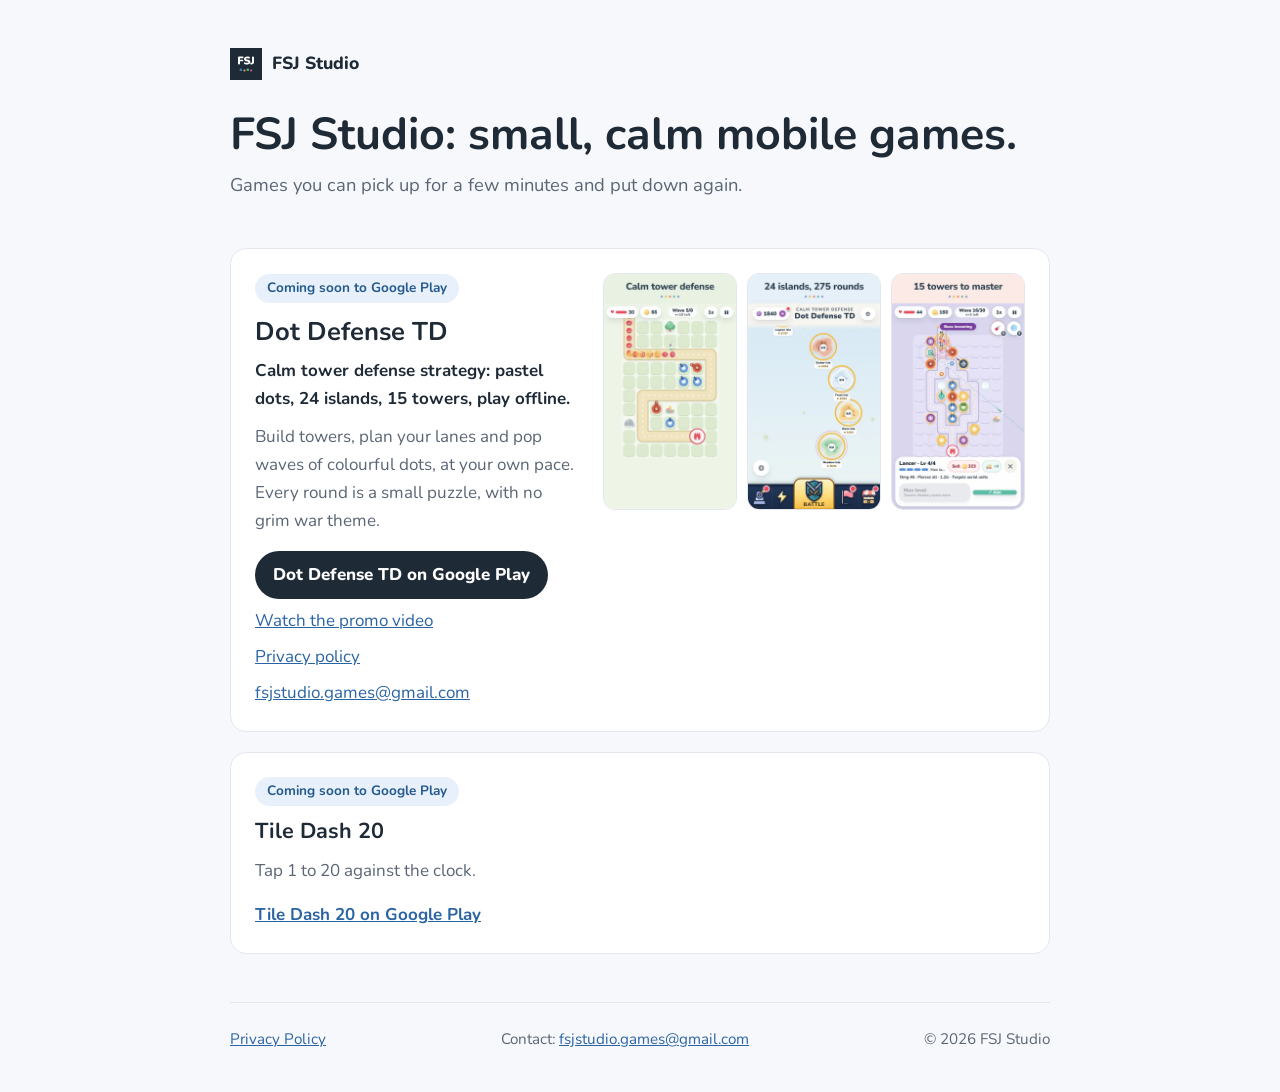
<file: index.html>
<!doctype html>
<html lang="en">
<head>
<meta charset="utf-8">
<meta name="viewport" content="width=device-width, initial-scale=1">
<title>FSJ Studio | Dot Defense TD, a calm tower defense game</title>
<meta name="description" content="FSJ Studio makes small, calm mobile games. Dot Defense TD is a calm tower defense strategy game with pastel dots, 24 islands and 15 towers, playable offline.">
<link rel="canonical" href="https://frazsaleem.github.io/">
<link rel="icon" href="favicon.svg" type="image/svg+xml">
<link rel="apple-touch-icon" href="apple-touch-icon.png">
<meta name="theme-color" content="#1f2a37">
<meta property="og:type" content="website">
<meta property="og:site_name" content="FSJ Studio">
<meta property="og:title" content="Dot Defense TD: a calm tower defense game by FSJ Studio">
<meta property="og:description" content="Calm tower defense strategy: pastel dots, 24 islands, 15 towers, play offline.">
<meta property="og:url" content="https://frazsaleem.github.io/">
<meta property="og:image" content="https://frazsaleem.github.io/og-dot-defense-td.jpg">
<meta property="og:image:width" content="1024">
<meta property="og:image:height" content="500">
<meta property="og:image:alt" content="Dot Defense TD: pastel dots follow a winding path toward a tower">
<meta name="twitter:card" content="summary_large_image">
<meta name="twitter:title" content="Dot Defense TD: a calm tower defense game by FSJ Studio">
<meta name="twitter:description" content="Calm tower defense strategy: pastel dots, 24 islands, 15 towers, play offline.">
<meta name="twitter:image" content="https://frazsaleem.github.io/og-dot-defense-td.jpg">
<meta name="twitter:image:alt" content="Dot Defense TD: pastel dots follow a winding path toward a tower">
<link rel="preconnect" href="https://fonts.googleapis.com">
<link rel="preconnect" href="https://fonts.gstatic.com" crossorigin>
<link rel="stylesheet" href="https://fonts.googleapis.com/css2?family=Nunito:wght@400;700;800&amp;display=swap">
<link rel="stylesheet" href="style.css">
<script type="application/ld+json">
{
  "@context": "https://schema.org",
  "@graph": [
    {
      "@type": "Organization",
      "@id": "https://frazsaleem.github.io/#studio",
      "name": "FSJ Studio",
      "url": "https://frazsaleem.github.io/",
      "logo": "https://frazsaleem.github.io/apple-touch-icon.png",
      "email": "fsjstudio.games@gmail.com"
    },
    {
      "@type": "VideoGame",
      "@id": "https://frazsaleem.github.io/#dot-defense-td",
      "name": "Dot Defense TD",
      "description": "A calm tower defense strategy game. Build towers, plan your lanes and pop waves of colourful dots across 24 pastel islands, with no internet needed to play.",
      "url": "https://frazsaleem.github.io/",
      "image": "https://frazsaleem.github.io/og-dot-defense-td.jpg",
      "genre": ["Strategy", "Tower defense"],
      "applicationCategory": "GameApplication",
      "operatingSystem": "Android",
      "gamePlatform": "Android",
      "playMode": "SinglePlayer",
      "inLanguage": "en",
      "author": { "@id": "https://frazsaleem.github.io/#studio" },
      "publisher": { "@id": "https://frazsaleem.github.io/#studio" },
      "sameAs": [
        "https://play.google.com/store/apps/details?id=com.frazsaleem.dotdefensetd",
        "https://youtube.com/shorts/WBnhexAu1IY"
      ]
    }
  ]
}
</script>
</head>
<body>
<div class="wrap">
<header>
<a class="brand" href="./"><img src="favicon.svg" alt="" width="32" height="32">FSJ Studio</a>
<h1>FSJ Studio: small, calm mobile games.</h1>
<p class="lead">Games you can pick up for a few minutes and put down again.</p>
</header>
<main>
<section class="game" id="dot-defense-td" aria-labelledby="dd-title">
<div class="game-text">
<span class="badge">Coming soon to Google Play</span>
<h2 id="dd-title">Dot Defense TD</h2>
<p class="pitch">Calm tower defense strategy: pastel dots, 24 islands, 15 towers, play offline.</p>
<p>Build towers, plan your lanes and pop waves of colourful dots, at your own pace. Every round is a small puzzle, with no grim war theme.</p>
<ul class="links">
<li><a class="btn" href="https://play.google.com/store/apps/details?id=com.frazsaleem.dotdefensetd">Dot Defense TD on Google Play</a></li>
<li><a href="https://youtube.com/shorts/WBnhexAu1IY">Watch the promo video</a></li>
<li><a href="privacy.html">Privacy policy</a></li>
<li><a href="mailto:fsjstudio.games@gmail.com">fsjstudio.games@gmail.com</a></li>
</ul>
</div>
<div class="shots">
<img src="dd-calm.webp" width="540" height="960" loading="lazy" alt="Dot Defense TD screenshot: a mid-wave board with towers firing at dots on a winding path, captioned Calm tower defense">
<img src="dd-map.webp" width="540" height="960" loading="lazy" alt="Dot Defense TD screenshot: the world map of pastel islands, captioned 24 islands, 275 rounds">
<img src="dd-towers.webp" width="540" height="960" loading="lazy" alt="Dot Defense TD screenshot: a late board with the Lancer tower selected, captioned 15 towers to master">
</div>
</section>
<section class="cards" aria-label="More games">
<article class="card">
<span class="badge">Coming soon to Google Play</span>
<h2>Tile Dash 20</h2>
<p>Tap 1 to 20 against the clock.</p>
<a class="btn" href="https://play.google.com/store/apps/details?id=com.frazsaleem.tiledash20">Tile Dash 20 on Google Play</a>
</article>
</section>
</main>
<footer>
<a href="privacy.html">Privacy Policy</a>
<span>Contact: <a href="mailto:fsjstudio.games@gmail.com">fsjstudio.games@gmail.com</a></span>
<span>&copy; 2026 FSJ Studio</span>
</footer>
</div>
</body>
</html>
</file>
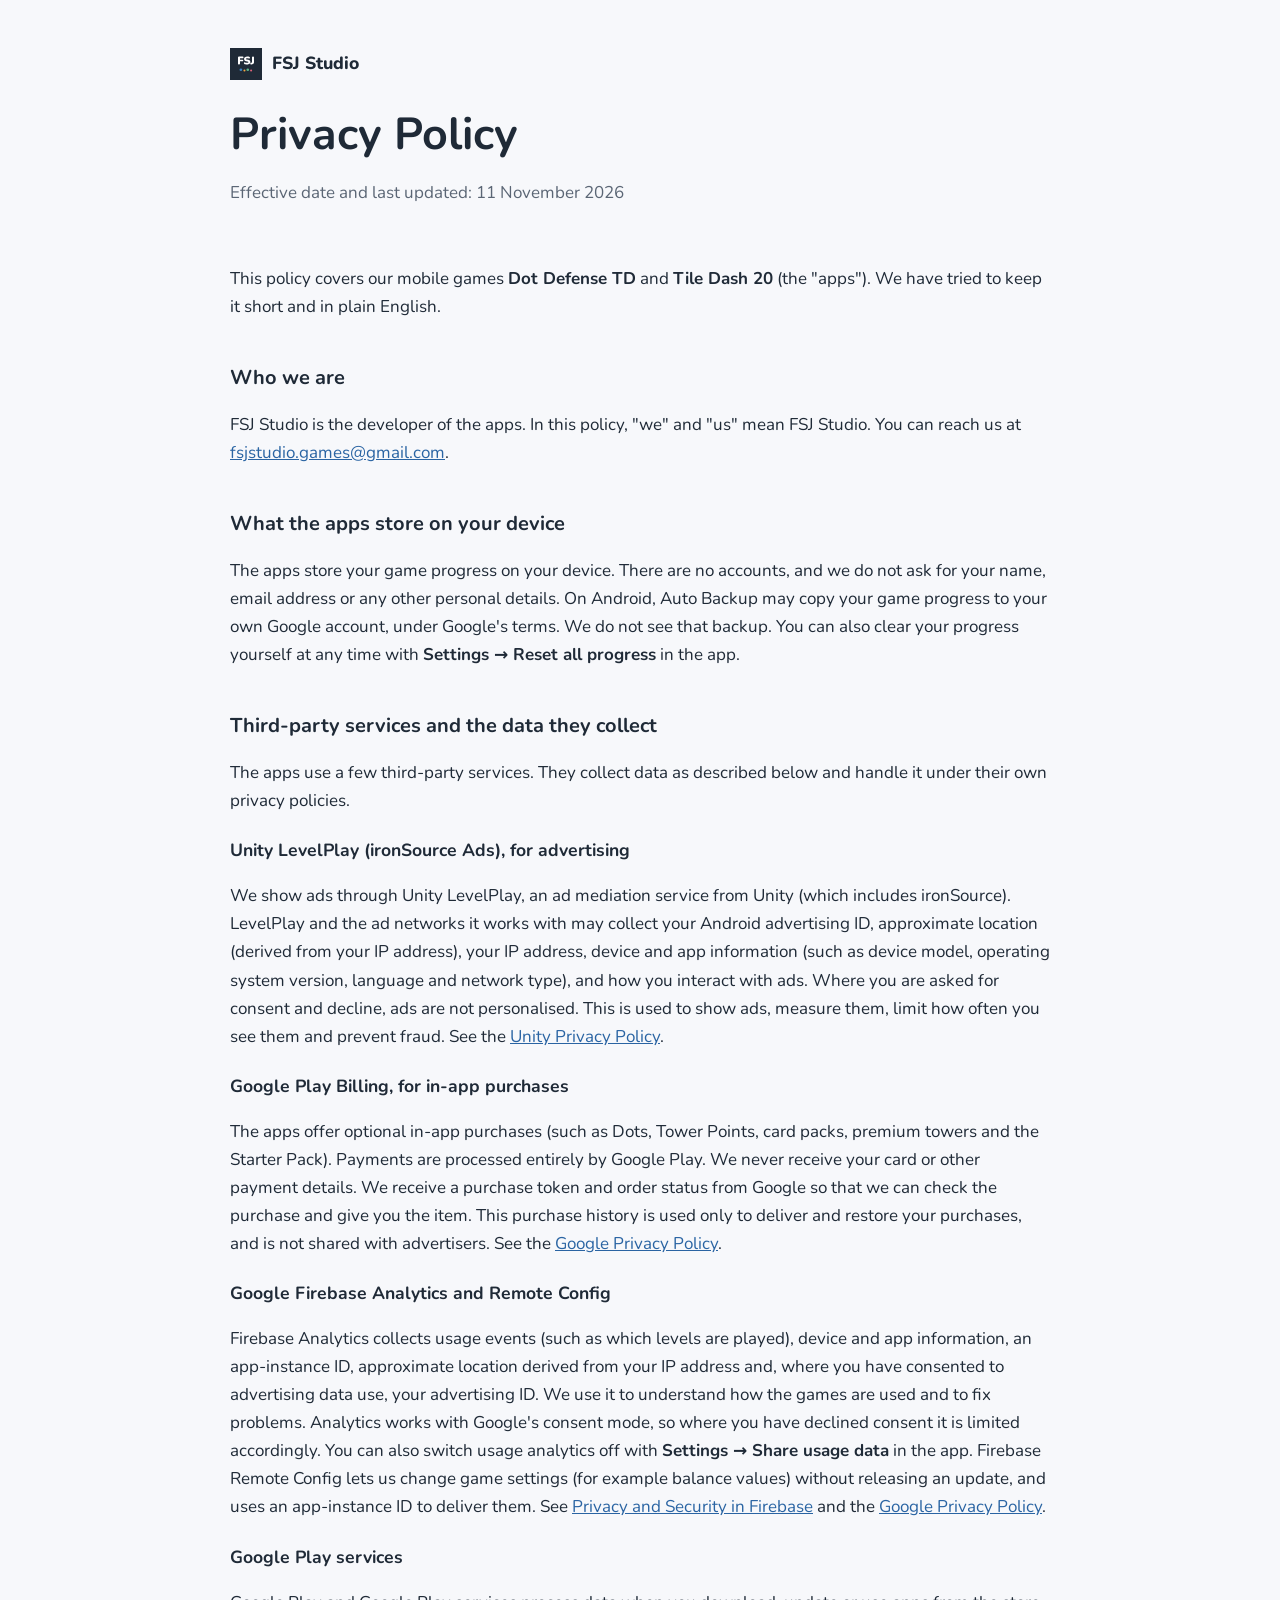
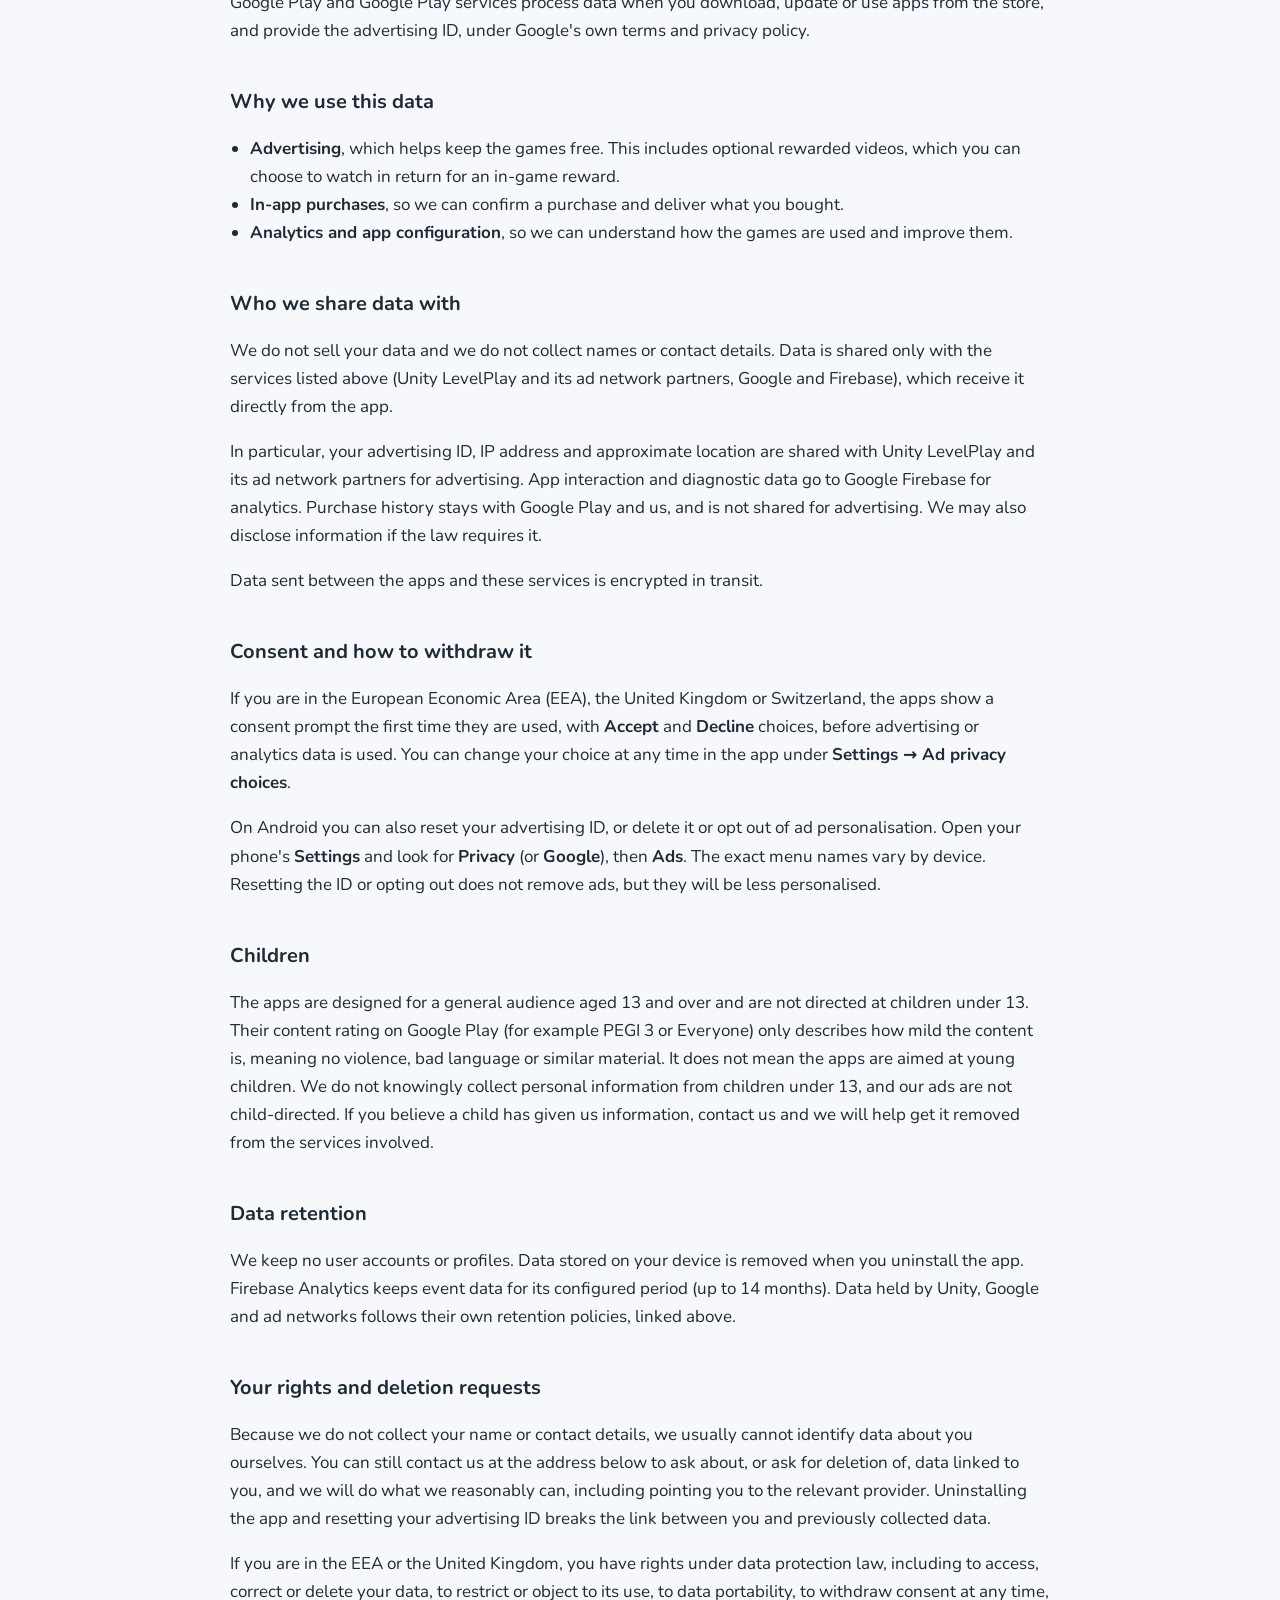
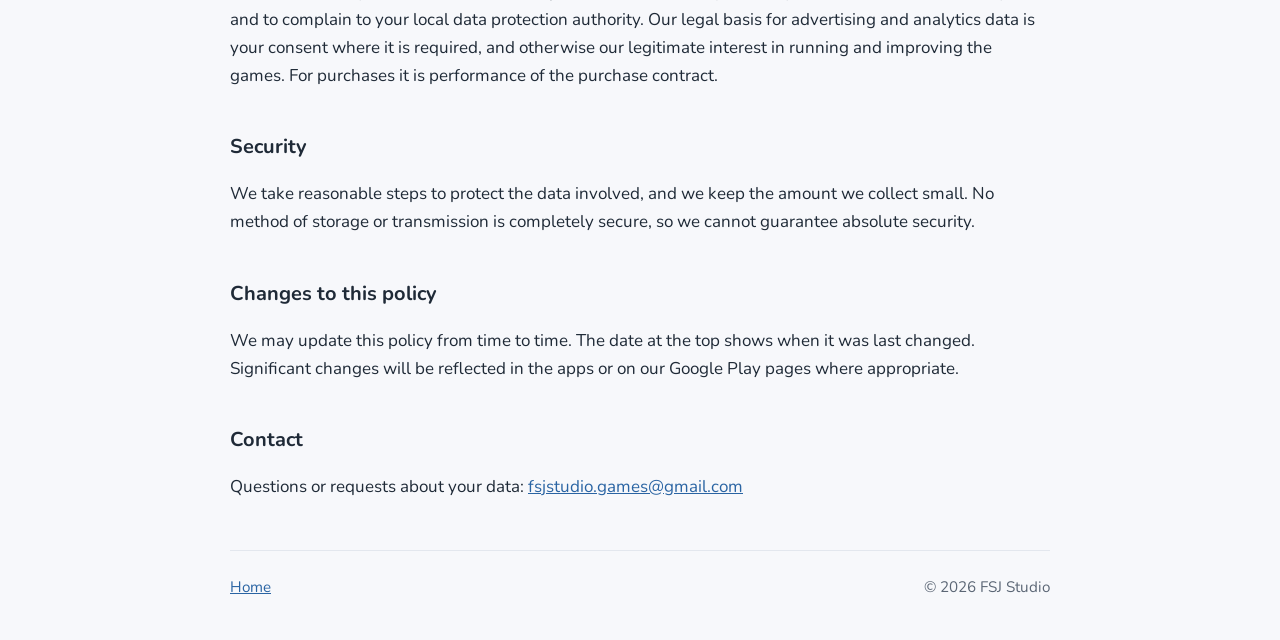
<file: privacy.html>
<!doctype html>
<html lang="en">
<head>
<meta charset="utf-8">
<meta name="viewport" content="width=device-width, initial-scale=1">
<title>Privacy Policy | FSJ Studio</title>
<meta name="description" content="Privacy policy for FSJ Studio games Dot Defense TD and Tile Dash 20.">
<link rel="canonical" href="https://frazsaleem.github.io/privacy.html">
<link rel="icon" href="favicon.svg" type="image/svg+xml">
<link rel="apple-touch-icon" href="apple-touch-icon.png">
<link rel="preconnect" href="https://fonts.googleapis.com">
<link rel="preconnect" href="https://fonts.gstatic.com" crossorigin>
<link rel="stylesheet" href="https://fonts.googleapis.com/css2?family=Nunito:wght@400;700;800&amp;display=swap">
<link rel="stylesheet" href="style.css">
</head>
<body>
<div class="wrap">
<header>
<a class="brand" href="./"><img src="favicon.svg" alt="" width="32" height="32">FSJ Studio</a>
<h1>Privacy Policy</h1>
<p class="date">Effective date and last updated: 11 November 2026</p>
</header>
<main class="doc">
<p>This policy covers our mobile games <strong>Dot Defense TD</strong> and <strong>Tile Dash 20</strong> (the "apps"). We have tried to keep it short and in plain English.</p>

<h2>Who we are</h2>
<p>FSJ Studio is the developer of the apps. In this policy, "we" and "us" mean FSJ Studio. You can reach us at <a href="mailto:fsjstudio.games@gmail.com">fsjstudio.games@gmail.com</a>.</p>

<h2>What the apps store on your device</h2>
<p>The apps store your game progress on your device. There are no accounts, and we do not ask for your name, email address or any other personal details. On Android, Auto Backup may copy your game progress to your own Google account, under Google's terms. We do not see that backup. You can also clear your progress yourself at any time with <strong>Settings → Reset all progress</strong> in the app.</p>

<h2>Third-party services and the data they collect</h2>
<p>The apps use a few third-party services. They collect data as described below and handle it under their own privacy policies.</p>

<h3>Unity LevelPlay (ironSource Ads), for advertising</h3>
<p>We show ads through Unity LevelPlay, an ad mediation service from Unity (which includes ironSource). LevelPlay and the ad networks it works with may collect your Android advertising ID, approximate location (derived from your IP address), your IP address, device and app information (such as device model, operating system version, language and network type), and how you interact with ads. Where you are asked for consent and decline, ads are not personalised. This is used to show ads, measure them, limit how often you see them and prevent fraud. See the <a href="https://unity.com/legal/privacy-policy">Unity Privacy Policy</a>.</p>

<h3>Google Play Billing, for in-app purchases</h3>
<p>The apps offer optional in-app purchases (such as Dots, Tower Points, card packs, premium towers and the Starter Pack). Payments are processed entirely by Google Play. We never receive your card or other payment details. We receive a purchase token and order status from Google so that we can check the purchase and give you the item. This purchase history is used only to deliver and restore your purchases, and is not shared with advertisers. See the <a href="https://policies.google.com/privacy">Google Privacy Policy</a>.</p>

<h3>Google Firebase Analytics and Remote Config</h3>
<p>Firebase Analytics collects usage events (such as which levels are played), device and app information, an app-instance ID, approximate location derived from your IP address and, where you have consented to advertising data use, your advertising ID. We use it to understand how the games are used and to fix problems. Analytics works with Google's consent mode, so where you have declined consent it is limited accordingly. You can also switch usage analytics off with <strong>Settings → Share usage data</strong> in the app. Firebase Remote Config lets us change game settings (for example balance values) without releasing an update, and uses an app-instance ID to deliver them. See <a href="https://firebase.google.com/support/privacy">Privacy and Security in Firebase</a> and the <a href="https://policies.google.com/privacy">Google Privacy Policy</a>.</p>

<h3>Google Play services</h3>
<p>Google Play and Google Play services process data when you download, update or use apps from the store, and provide the advertising ID, under Google's own terms and privacy policy.</p>

<h2>Why we use this data</h2>
<ul>
<li><strong>Advertising</strong>, which helps keep the games free. This includes optional rewarded videos, which you can choose to watch in return for an in-game reward.</li>
<li><strong>In-app purchases</strong>, so we can confirm a purchase and deliver what you bought.</li>
<li><strong>Analytics and app configuration</strong>, so we can understand how the games are used and improve them.</li>
</ul>

<h2>Who we share data with</h2>
<p>We do not sell your data and we do not collect names or contact details. Data is shared only with the services listed above (Unity LevelPlay and its ad network partners, Google and Firebase), which receive it directly from the app.</p>
<p>In particular, your advertising ID, IP address and approximate location are shared with Unity LevelPlay and its ad network partners for advertising. App interaction and diagnostic data go to Google Firebase for analytics. Purchase history stays with Google Play and us, and is not shared for advertising. We may also disclose information if the law requires it.</p>
<p>Data sent between the apps and these services is encrypted in transit.</p>

<h2>Consent and how to withdraw it</h2>
<p>If you are in the European Economic Area (EEA), the United Kingdom or Switzerland, the apps show a consent prompt the first time they are used, with <strong>Accept</strong> and <strong>Decline</strong> choices, before advertising or analytics data is used. You can change your choice at any time in the app under <strong>Settings → Ad privacy choices</strong>.</p>
<p>On Android you can also reset your advertising ID, or delete it or opt out of ad personalisation. Open your phone's <strong>Settings</strong> and look for <strong>Privacy</strong> (or <strong>Google</strong>), then <strong>Ads</strong>. The exact menu names vary by device. Resetting the ID or opting out does not remove ads, but they will be less personalised.</p>

<h2>Children</h2>
<p>The apps are designed for a general audience aged 13 and over and are not directed at children under 13. Their content rating on Google Play (for example PEGI 3 or Everyone) only describes how mild the content is, meaning no violence, bad language or similar material. It does not mean the apps are aimed at young children. We do not knowingly collect personal information from children under 13, and our ads are not child-directed. If you believe a child has given us information, contact us and we will help get it removed from the services involved.</p>

<h2>Data retention</h2>
<p>We keep no user accounts or profiles. Data stored on your device is removed when you uninstall the app. Firebase Analytics keeps event data for its configured period (up to 14 months). Data held by Unity, Google and ad networks follows their own retention policies, linked above.</p>

<h2>Your rights and deletion requests</h2>
<p>Because we do not collect your name or contact details, we usually cannot identify data about you ourselves. You can still contact us at the address below to ask about, or ask for deletion of, data linked to you, and we will do what we reasonably can, including pointing you to the relevant provider. Uninstalling the app and resetting your advertising ID breaks the link between you and previously collected data.</p>
<p>If you are in the EEA or the United Kingdom, you have rights under data protection law, including to access, correct or delete your data, to restrict or object to its use, to data portability, to withdraw consent at any time, and to complain to your local data protection authority. Our legal basis for advertising and analytics data is your consent where it is required, and otherwise our legitimate interest in running and improving the games. For purchases it is performance of the purchase contract.</p>

<h2>Security</h2>
<p>We take reasonable steps to protect the data involved, and we keep the amount we collect small. No method of storage or transmission is completely secure, so we cannot guarantee absolute security.</p>

<h2>Changes to this policy</h2>
<p>We may update this policy from time to time. The date at the top shows when it was last changed. Significant changes will be reflected in the apps or on our Google Play pages where appropriate.</p>

<h2>Contact</h2>
<p>Questions or requests about your data: <a href="mailto:fsjstudio.games@gmail.com">fsjstudio.games@gmail.com</a></p>
</main>
<footer>
<a href="./">Home</a>
<span>© 2026 FSJ Studio</span>
</footer>
</div>
</body>
</html>
</file>
<file: style.css>
:root{--bg:#f7f8fb;--ink:#1f2a37;--muted:#5b6675;--card:#fff;--line:#e3e7ee;--accent:#2a64a3}
*{box-sizing:border-box}
html{-webkit-text-size-adjust:100%}
body{margin:0;background:var(--bg);color:var(--ink);font:17px/1.65 "Nunito",system-ui,-apple-system,"Segoe UI",Roboto,sans-serif;overflow-wrap:break-word}
.wrap{max-width:860px;margin:0 auto;padding:0 20px}
header{padding:48px 0 24px}
.brand{display:flex;align-items:center;gap:10px;font-weight:800;font-size:1.1rem;color:var(--ink);text-decoration:none}
.brand img{width:32px;height:32px}
h1{font-size:clamp(1.8rem,6vw,2.8rem);line-height:1.2;margin:28px 0 8px}
h2{font-size:1.25rem;margin:2em 0 .4em}
h3{font-size:1.1rem;margin:1.2em 0 .3em}
.lead{color:var(--muted);font-size:1.15rem;margin:0}
.cards{display:grid;gap:20px;grid-template-columns:repeat(auto-fit,minmax(260px,1fr));margin:24px 0 48px}
.card{background:var(--card);border:1px solid var(--line);border-radius:16px;padding:24px;display:flex;flex-direction:column;gap:8px}
.card h2{margin:0;font-size:1.35rem}
.card p{margin:0;color:var(--muted)}
.badge{display:inline-block;align-self:flex-start;background:#e8f1fb;color:#245a8d;border-radius:999px;padding:3px 12px;font-size:.85rem;font-weight:700}
.card a.btn{margin-top:auto;padding-top:8px;color:var(--accent);font-weight:700}
a{color:var(--accent)}
main.doc{padding-bottom:32px}
main.doc ul{padding-left:1.2em}
.date{color:var(--muted)}
footer{border-top:1px solid var(--line);padding:24px 0 40px;color:var(--muted);font-size:.95rem;display:flex;flex-wrap:wrap;gap:8px 24px;justify-content:space-between}

.game{background:var(--card);border:1px solid var(--line);border-radius:16px;padding:24px;margin:24px 0 20px;display:grid;gap:24px;grid-template-columns:minmax(0,1fr) minmax(0,1.3fr);align-items:start}
.game h2{margin:8px 0 4px;font-size:1.6rem}
.game p{margin:0 0 10px;color:var(--muted)}
.game p.pitch{color:var(--ink);font-weight:700}
.links{list-style:none;padding:0;margin:16px 0 0;display:grid;gap:8px}
.links .btn{display:inline-block;background:var(--ink);color:#fff;text-decoration:none;font-weight:800;padding:10px 18px;border-radius:999px}
.shots{display:grid;grid-template-columns:repeat(3,1fr);gap:10px}
.shots img{width:100%;height:auto;border-radius:12px;border:1px solid var(--line);display:block}
.cards{margin:0 0 48px}
@media(max-width:700px){.game{grid-template-columns:1fr;padding:18px}}
a:focus-visible{outline:3px solid #f2a541;outline-offset:2px}
</file>
